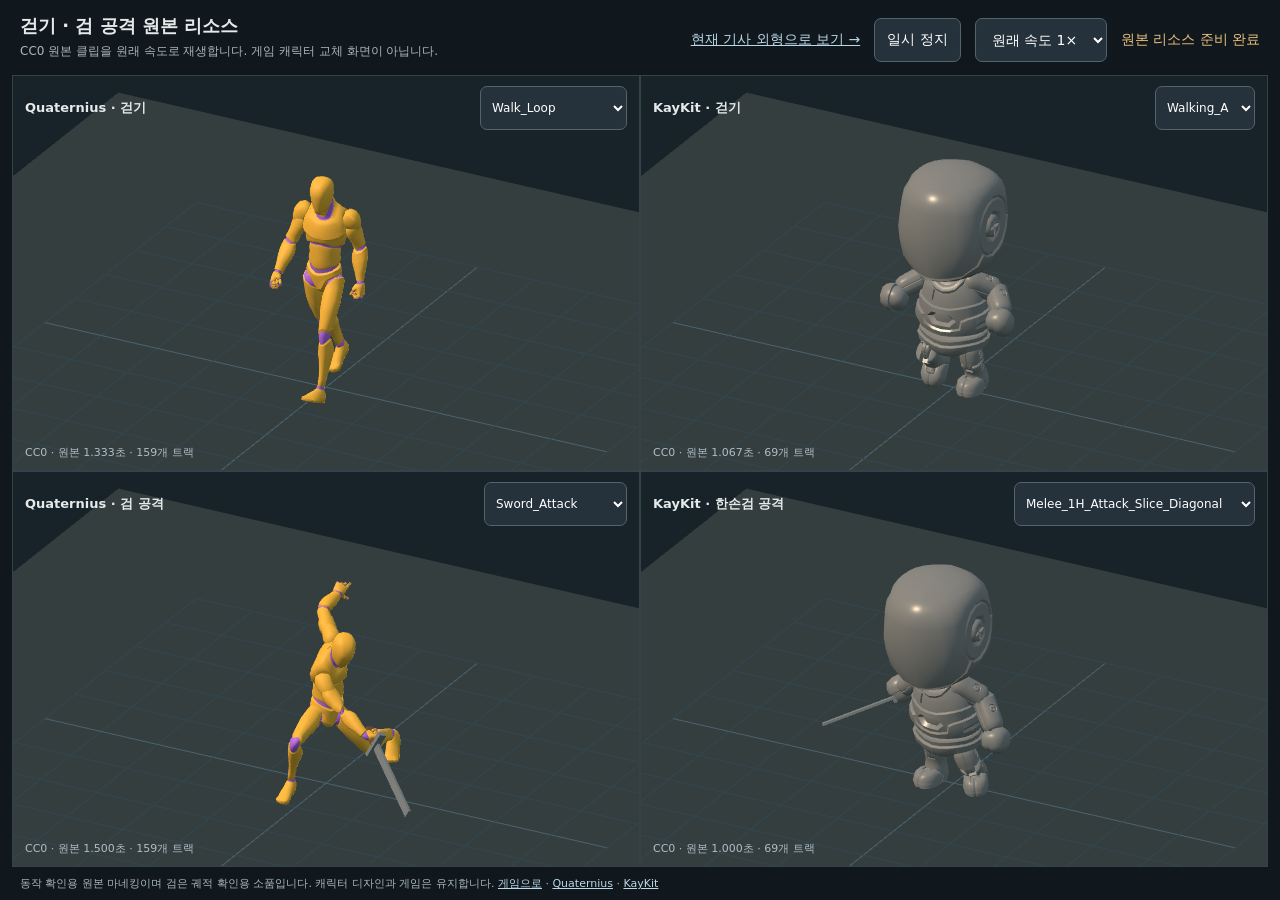
<file: motion-resources.html>
<!doctype html><html lang="ko"><head><meta charset="utf-8"><meta name="viewport" content="width=device-width,initial-scale=1"><title>걷기·검 공격 원본 리소스 비교</title><style>
*{box-sizing:border-box}body{margin:0;background:#11181d;color:#e5e9ea;font:14px system-ui,sans-serif;height:100dvh;display:flex;flex-direction:column}header{padding:14px 20px 10px;display:flex;align-items:center;gap:14px;flex-wrap:wrap}h1{font-size:18px;margin:0}p{margin:5px 0;color:#abb7bc;font-size:12px}header .intro{flex:1;min-width:220px}button,select{min-height:44px;background:#25323b;color:#fff;border:1px solid #54636c;border-radius:7px;padding:6px 12px;font:inherit}button{cursor:pointer}a{color:#bad7e8}#stage{position:relative;flex:1;min-height:200px;margin:0 12px}canvas{display:block;width:100%;height:100%}#labels{position:absolute;inset:0;display:grid;grid-template-columns:1fr 1fr;grid-template-rows:1fr 1fr;pointer-events:none}.card{padding:10px 12px;border:1px solid #36424a;display:flex;flex-direction:column;justify-content:space-between}.card .bar{display:flex;justify-content:space-between;align-items:center;gap:8px;flex-wrap:wrap}.card select,.card a{pointer-events:auto}.card strong{font-size:13px}.card small{font-size:11px;color:#b0bdc4}.card select{max-width:100%;font-size:12px;padding:4px 7px}footer{padding:9px 20px;color:#a8b6bd;font-size:11px}#status{color:#eac181}#status.error{color:#ff9e95}@media(max-width:600px){header{padding:8px 12px;gap:5px}h1{font-size:15px}header p{font-size:11px}.card{padding:6px}.card strong{font-size:11px}.card select{max-width:140px}footer{padding:6px 12px}}
</style><script type="importmap">{"imports":{"three":"./vendor/three/build/three.module.js","three/addons/":"./vendor/three/examples/jsm/"}}</script></head><body><header><div class="intro"><h1>걷기 · 검 공격 원본 리소스</h1><p>CC0 원본 클립을 원래 속도로 재생합니다. 게임 캐릭터 교체 화면이 아닙니다.</p></div><a href="./warrior-motion.html?release=2">현재 기사 외형으로 보기 →</a><button id="play" disabled>일시 정지</button><select id="speed" aria-label="재생 속도"><option value="1">원래 속도 1×</option><option value="0.5">느리게 0.5×</option></select><span id="status" role="status">리소스 로딩 중…</span></header><main id="stage"><canvas id="view" aria-label="원본 걷기 및 공격 리소스 네 개의 재생 화면"></canvas><div id="labels"></div></main><footer>동작 확인용 원본 마네킹이며 검은 궤적 확인용 소품입니다. 캐릭터 디자인과 게임은 유지합니다. <a href="./?release=2.14">게임으로</a> · <a href="https://quaternius.itch.io/universal-animation-library">Quaternius</a> · <a href="https://kaylousberg.itch.io/kaykit-character-animations">KayKit</a></footer><script type="module" src="./motion-resources.mjs?v=1"></script></body></html>
</file>
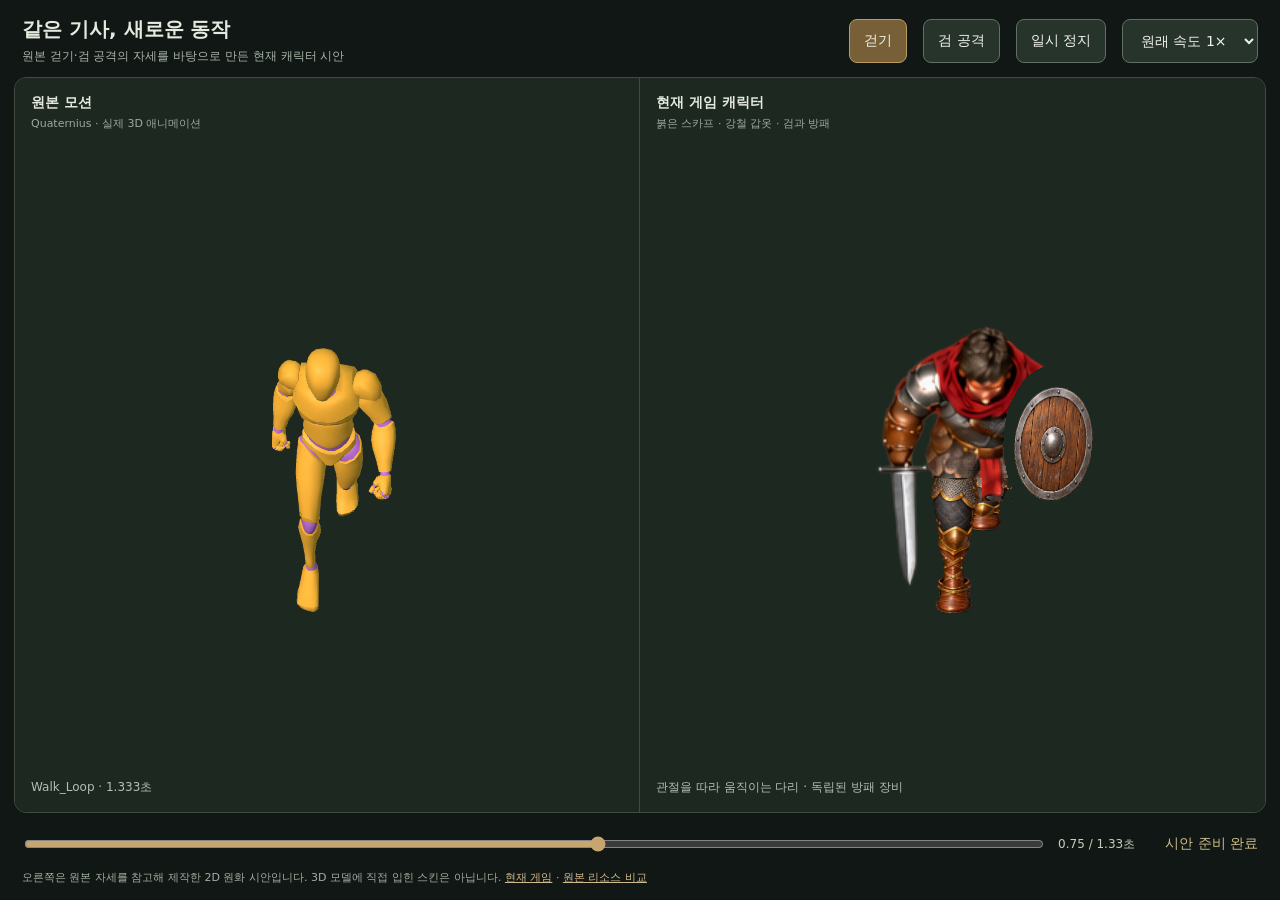
<file: warrior-motion.html>
<!doctype html>
<html lang="ko"><head><meta charset="utf-8"><meta name="viewport" content="width=device-width,initial-scale=1"><title>기사 외형 · 원본 모션 시안</title><style>
*{box-sizing:border-box}html,body{height:100%;margin:0}body{background:#101714;color:#e6e9df;font:14px system-ui,sans-serif;display:flex;flex-direction:column;height:100dvh}header{display:flex;align-items:center;gap:16px;padding:16px 22px 12px;flex-wrap:wrap}.intro{flex:1;min-width:210px}h1{font-size:20px;margin:0 0 5px}p{font-size:12px;color:#a8b4a9;margin:0}button,select{min-height:44px;border:1px solid #627061;border-radius:8px;background:#27342b;color:#f0f2e9;font:inherit;padding:8px 14px}button{cursor:pointer}button[aria-pressed=true]{background:#776037;border-color:#ba9b62}#stage{position:relative;flex:1;min-height:170px;margin:0 14px;border:1px solid #3f4c3f;border-radius:12px;overflow:hidden;background:#1d2820}canvas{width:100%;height:100%;display:block}.labels{position:absolute;inset:0;display:grid;grid-template-columns:1fr 1fr;pointer-events:none}.label{padding:16px;display:flex;flex-direction:column;justify-content:space-between}.label:first-child{border-right:1px solid #3f4c3f}.label strong{font-size:14px}.label small{font-size:12px;color:#b4beb3}.label span{display:block;font-size:11px;color:#9eaa9e;margin-top:4px}.timeline{display:flex;align-items:center;gap:12px;padding:14px 22px 8px}input{flex:1;min-width:0;accent-color:#c6a570;height:30px}output{font-variant-numeric:tabular-nums;min-width:95px;color:#c4cfbd;font-size:12px}footer{padding:0 22px 13px;color:#a1afa0;font-size:11px;line-height:1.6}a{color:#d1ba8f}#status{color:#cebc8b}#status.error{color:#ffa990}@media(max-width:600px), (max-width:900px) and (orientation:portrait){header{padding:10px 12px;gap:8px}h1{font-size:17px}.intro{flex-basis:100%}button,select{padding:6px 10px;font-size:13px}#stage{margin:0 10px}.labels{grid-template-columns:1fr;grid-template-rows:1fr 1fr}.label{padding:10px}.label:first-child{border-right:0;border-bottom:1px solid #3f4c3f}.label strong{font-size:12px}.label small{font-size:10px}.label span{font-size:10px}.timeline{padding:6px 12px}footer{padding:0 12px 8px;font-size:10px}}
</style><script type="importmap">{"imports":{"three":"./vendor/three/build/three.module.js","three/addons/":"./vendor/three/examples/jsm/"}}</script></head><body>
<header><div class="intro"><h1>같은 기사, 새로운 동작</h1><p>원본 걷기·검 공격의 자세를 바탕으로 만든 현재 캐릭터 시안</p></div><button id="walk" aria-pressed="true">걷기</button><button id="attack" aria-pressed="false">검 공격</button><button id="play" disabled>일시 정지</button><select id="speed" aria-label="재생 속도"><option value="1">원래 속도 1×</option><option value="0.5">느리게 0.5×</option></select></header>
<main id="stage"><canvas id="view" aria-label="왼쪽 원본 마네킹, 오른쪽 현재 기사 외형의 동작 비교"></canvas><div class="labels"><section class="label"><div><strong>원본 모션</strong><span>Quaternius · 실제 3D 애니메이션</span></div><small id="native-info"></small></section><section class="label"><div><strong>현재 게임 캐릭터</strong><span>붉은 스카프 · 강철 갑옷 · 검과 방패</span></div><small>관절을 따라 움직이는 다리 · 독립된 방패 장비</small></section></div></main>
<div class="timeline"><input id="time" type="range" min="0" max="1000" value="0" aria-label="동작 시점"><output id="clock">준비 중</output><span id="status" role="status">불러오는 중…</span></div>
<footer>오른쪽은 원본 자세를 참고해 제작한 2D 원화 시안입니다. 3D 모델에 직접 입힌 스킨은 아닙니다. <a href="./?release=2.14">현재 게임</a> · <a href="./motion-resources.html?release=1">원본 리소스 비교</a></footer>
<script type="module" src="./warrior-motion.mjs?v=2.1"></script></body></html>
</file>
